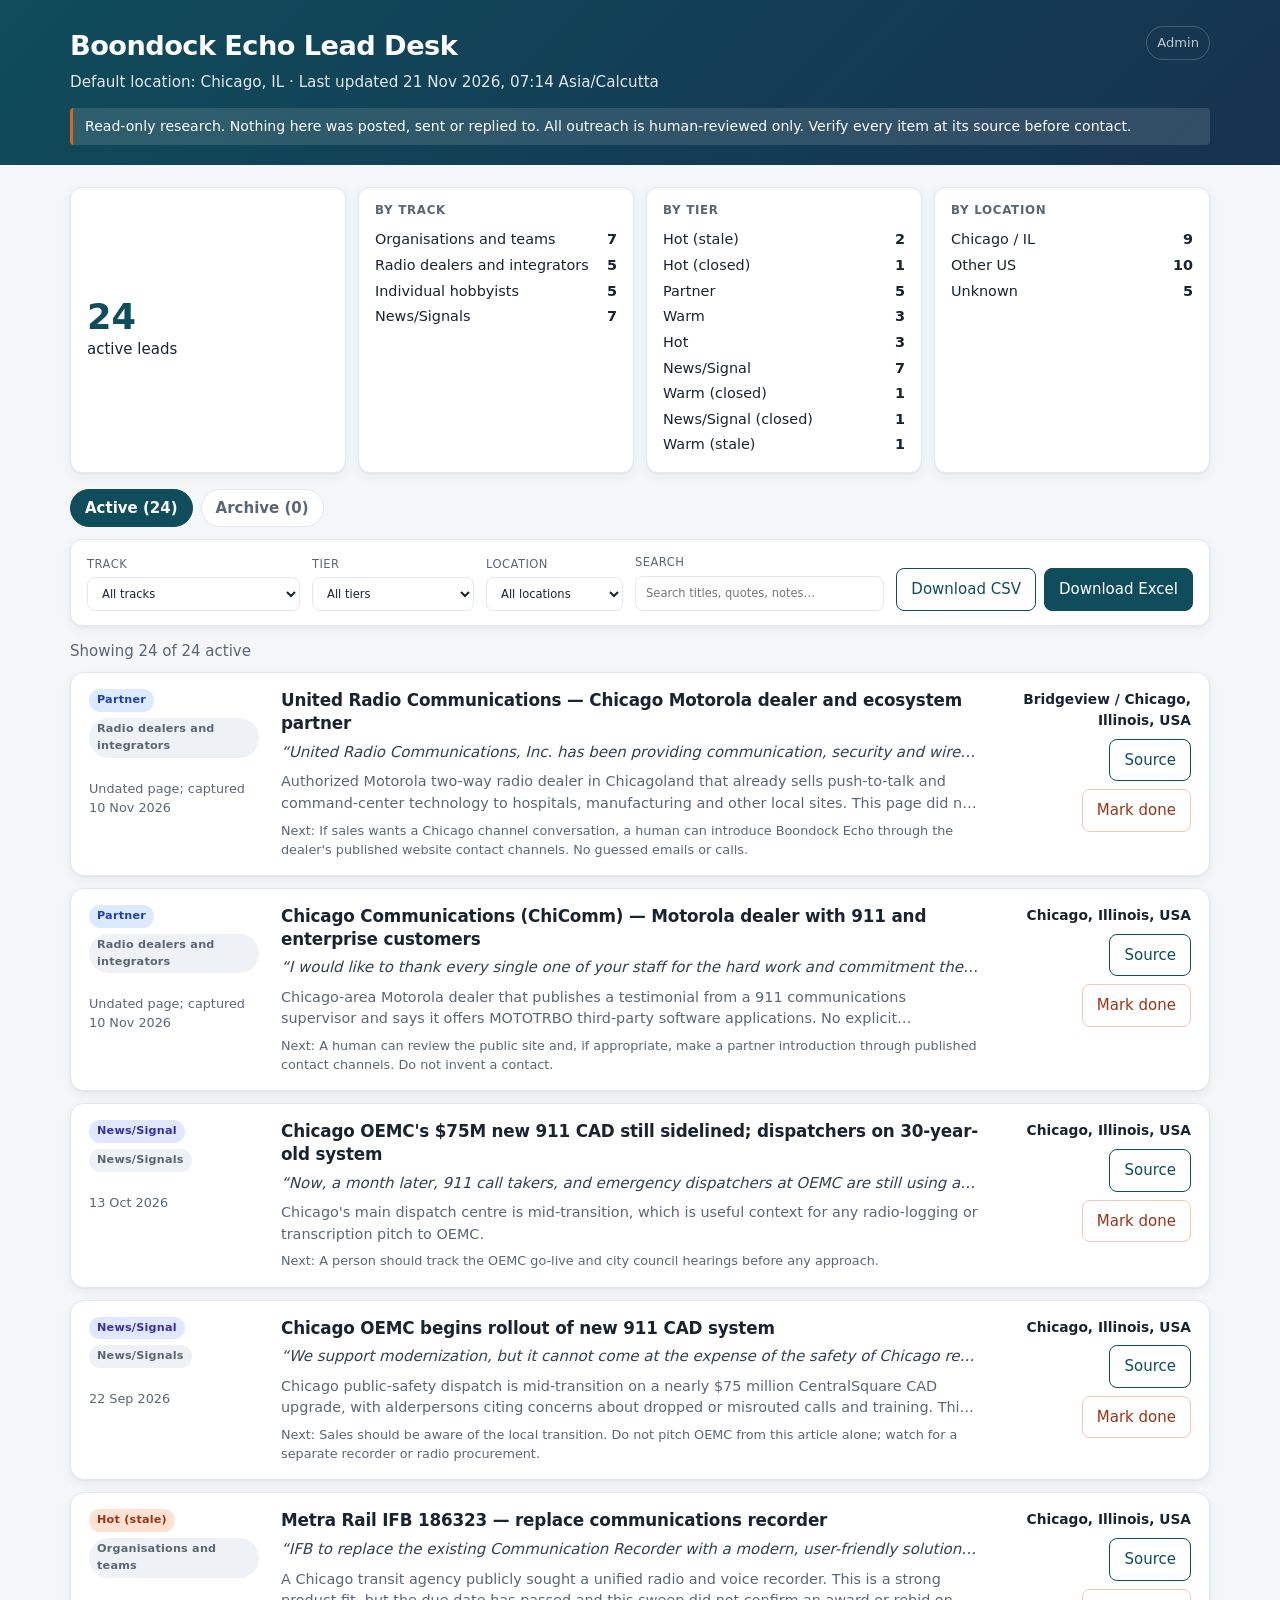
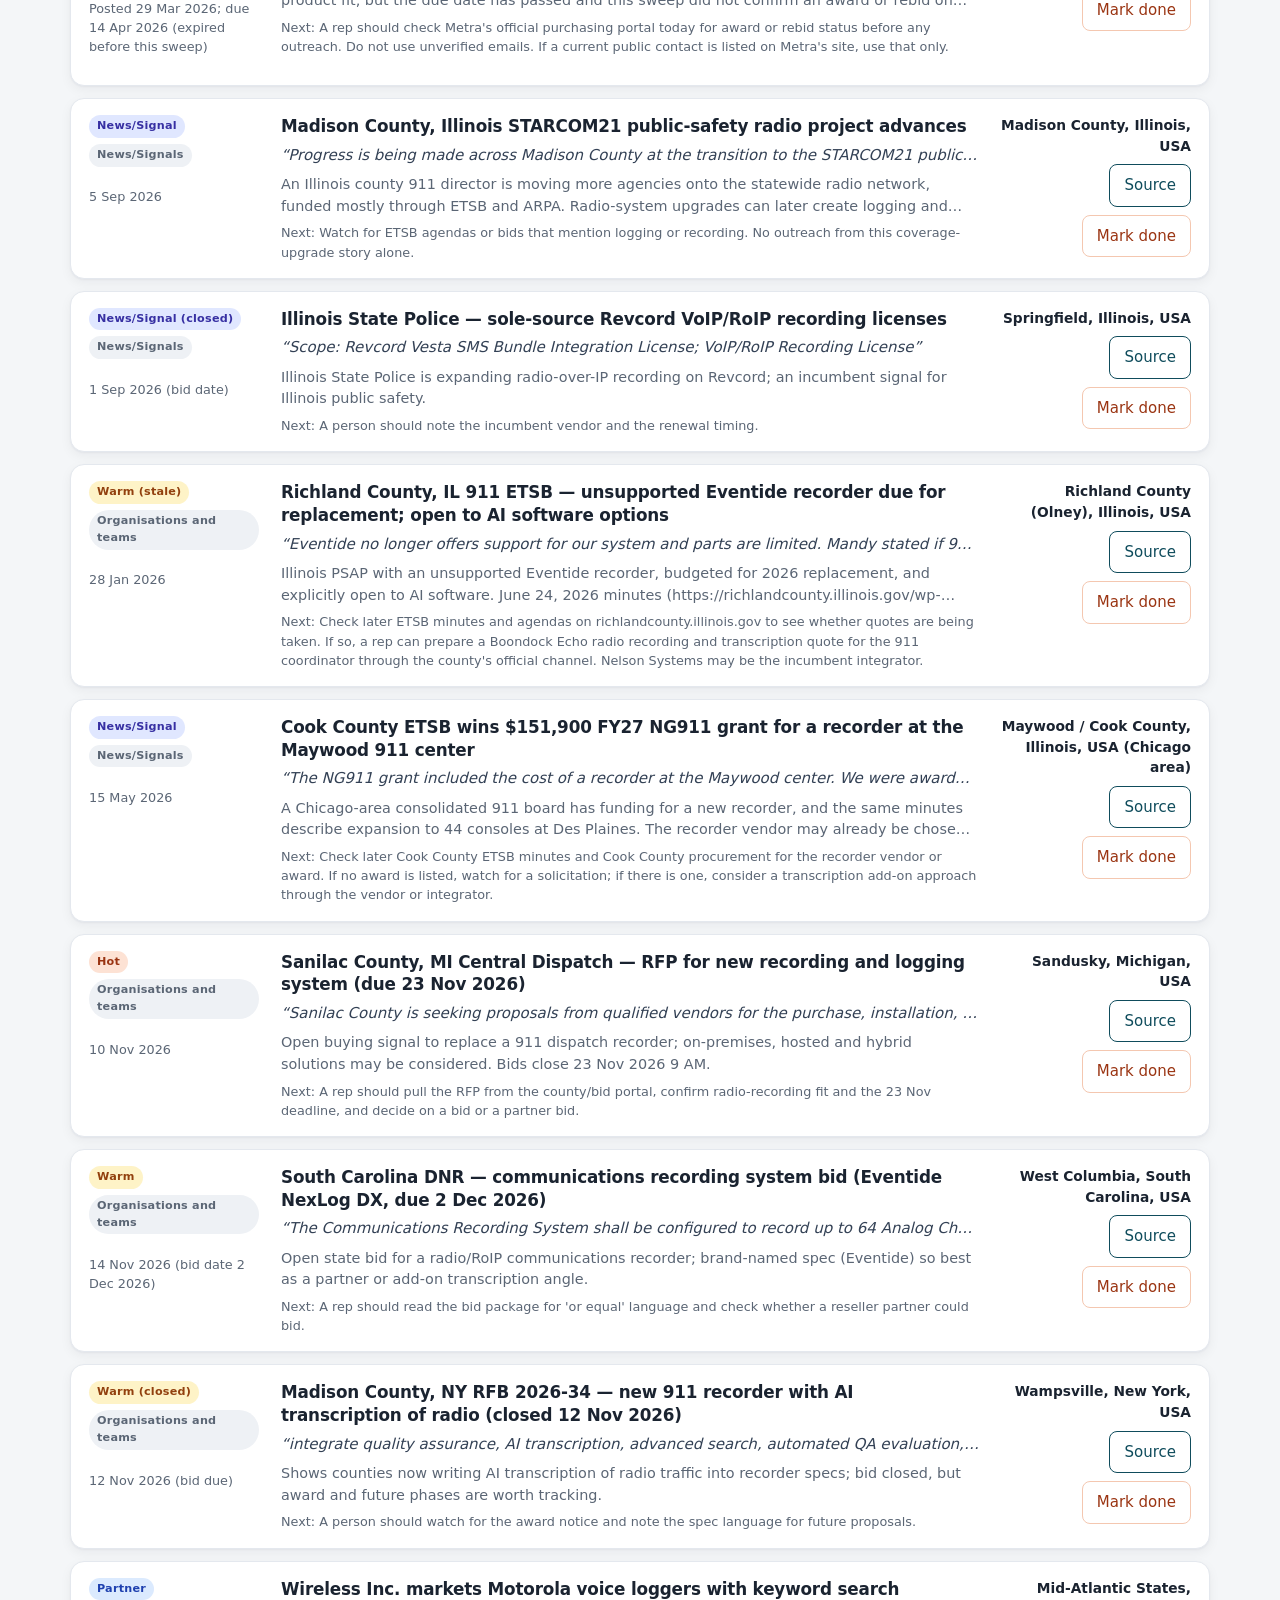
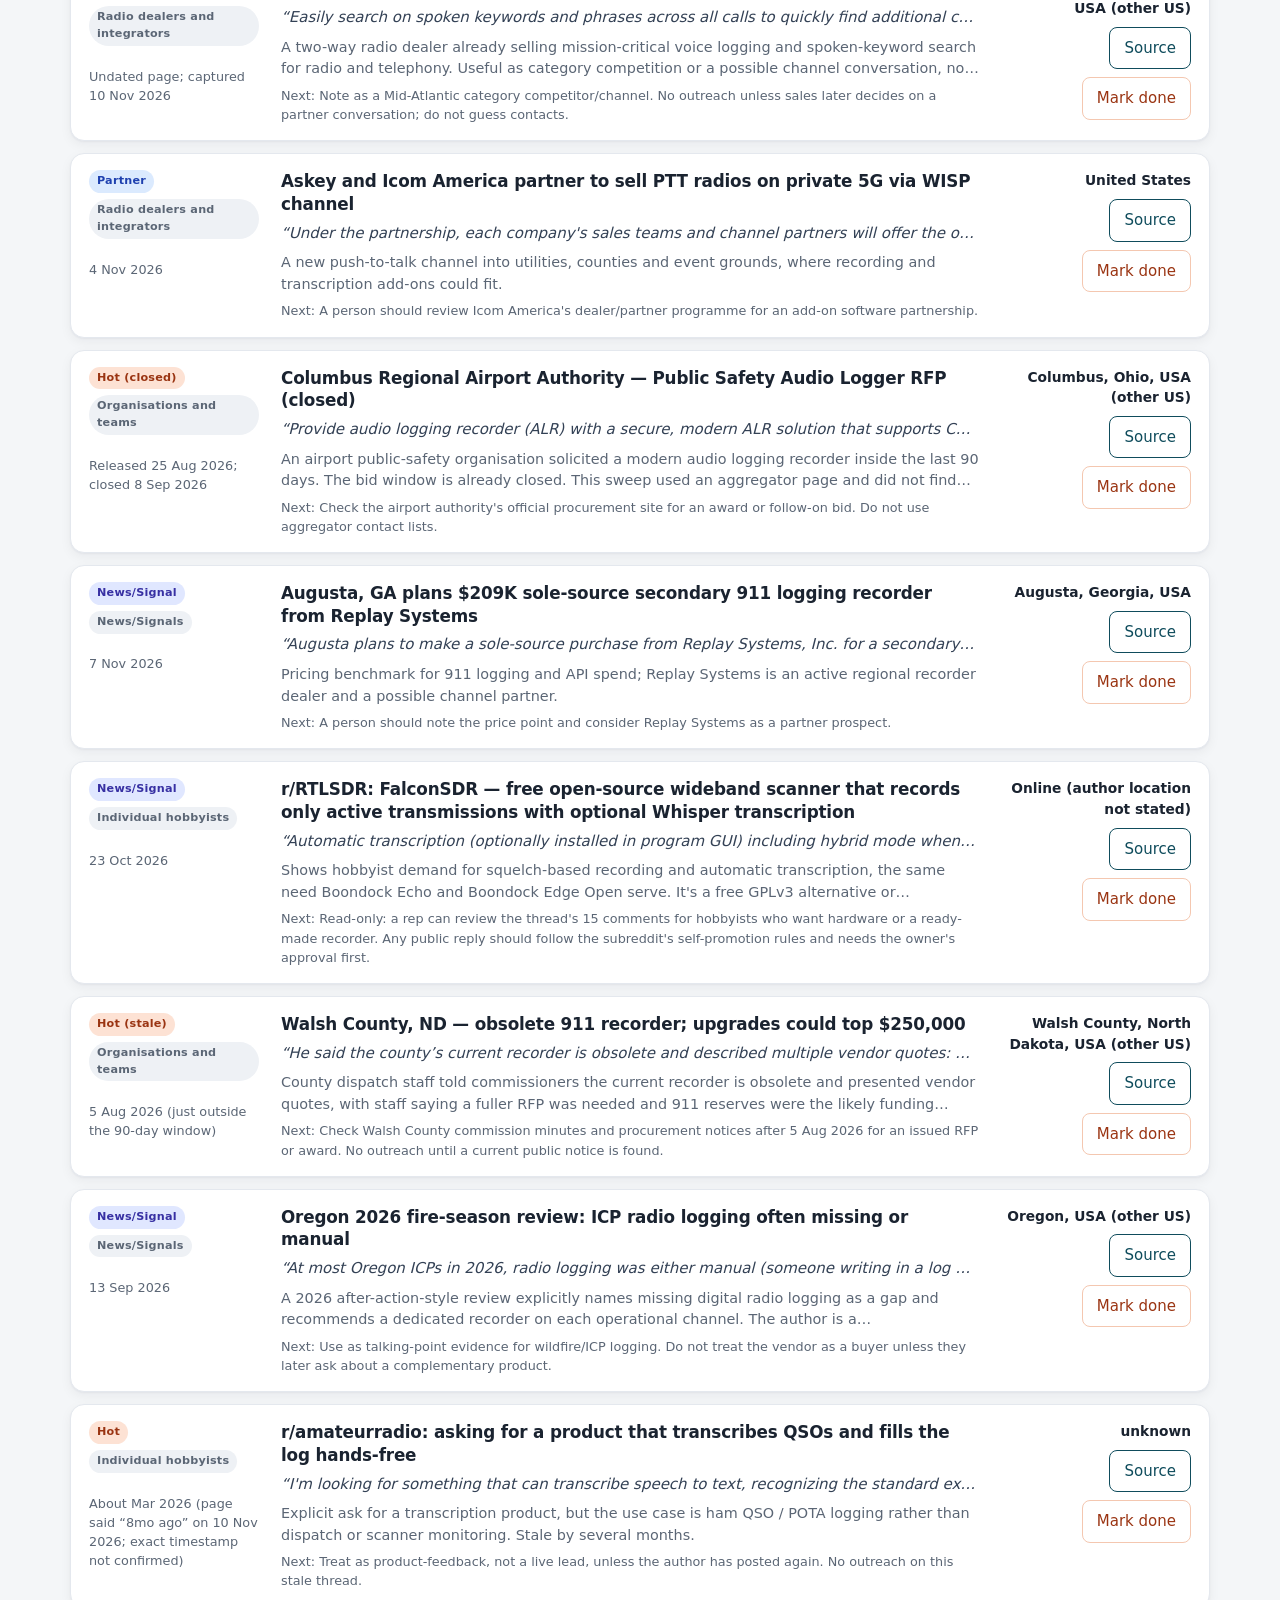
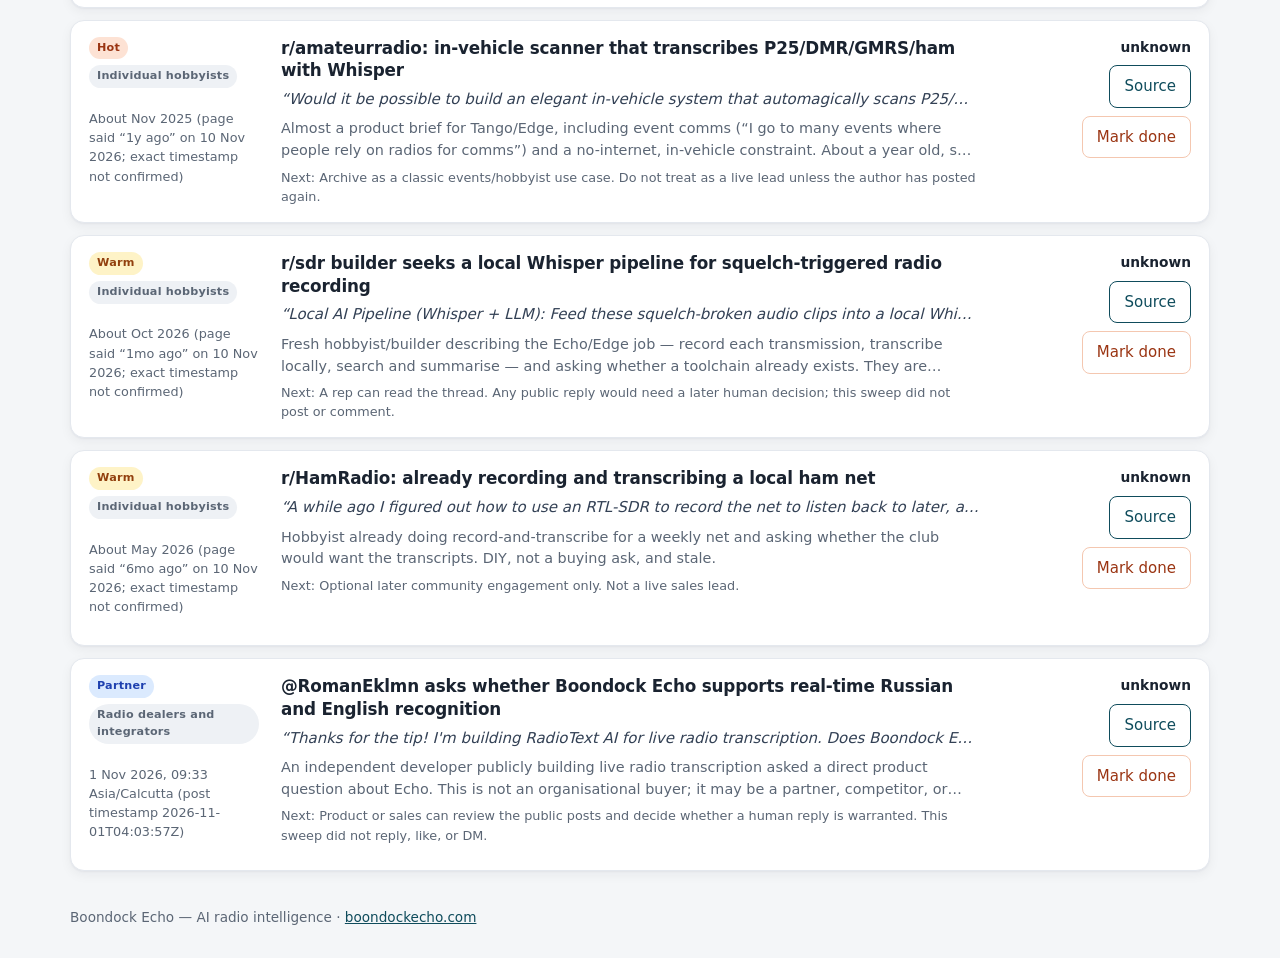
<file: index.html>
<!doctype html>
<html lang="en">
<head>
<meta charset="utf-8">
<meta name="viewport" content="width=device-width, initial-scale=1">
<meta name="robots" content="noindex, nofollow">
<title>Boondock Echo Lead Desk</title>
<link rel="stylesheet" href="css/style.css">
</head>
<body>
<header class="hdr">
  <div class="wrap hdr-top">
    <div>
      <h1>Boondock Echo Lead Desk</h1>
      <p class="sub">Default location: Chicago, IL · <span id="last-updated">Loading…</span></p>
    </div>
    <a class="admin-link" href="admin.html">Admin</a>
  </div>
  <div class="wrap">
    <p class="note">Read-only research. Nothing here was posted, sent or replied to. All outreach is human-reviewed only. Verify every item at its source before contact.</p>
  </div>
</header>
<main class="wrap">
  <section id="summary" class="summary" aria-label="Summary counts"></section>
  <nav class="tabs" aria-label="Lead lists">
    <button type="button" id="tab-active" class="tab on" aria-pressed="true">Active</button>
    <button type="button" id="tab-archive" class="tab" aria-pressed="false">Archive</button>
  </nav>
  <section class="filters" aria-label="Filters">
    <label>Track <select id="f-track"><option value="">All tracks</option></select></label>
    <label>Tier <select id="f-tier"><option value="">All tiers</option></select></label>
    <label>Location <select id="f-loc">
      <option value="">All locations</option>
      <option value="chicago-il">Chicago / Illinois</option>
      <option value="other-us">Other US</option>
      <option value="unknown">Unknown</option>
    </select></label>
    <label class="grow">Search <input id="f-q" type="search" placeholder="Search titles, quotes, notes…"></label>
    <div class="downloads">
      <a id="csv-link" class="btn ghost" href="data/leads.csv" download>Download CSV</a>
      <a id="xlsx-link" class="btn" href="data/leads.xlsx" download>Download Excel</a>
    </div>
  </section>
  <p id="count" class="count"></p>
  <section id="leads" class="leads" aria-live="polite"></section>
</main>
<footer class="wrap foot">Boondock Echo — AI radio intelligence · <a href="https://boondockecho.com" target="_blank" rel="noopener noreferrer">boondockecho.com</a></footer>
<script type="module" src="js/main.js"></script>
</body>
</html>
</file>
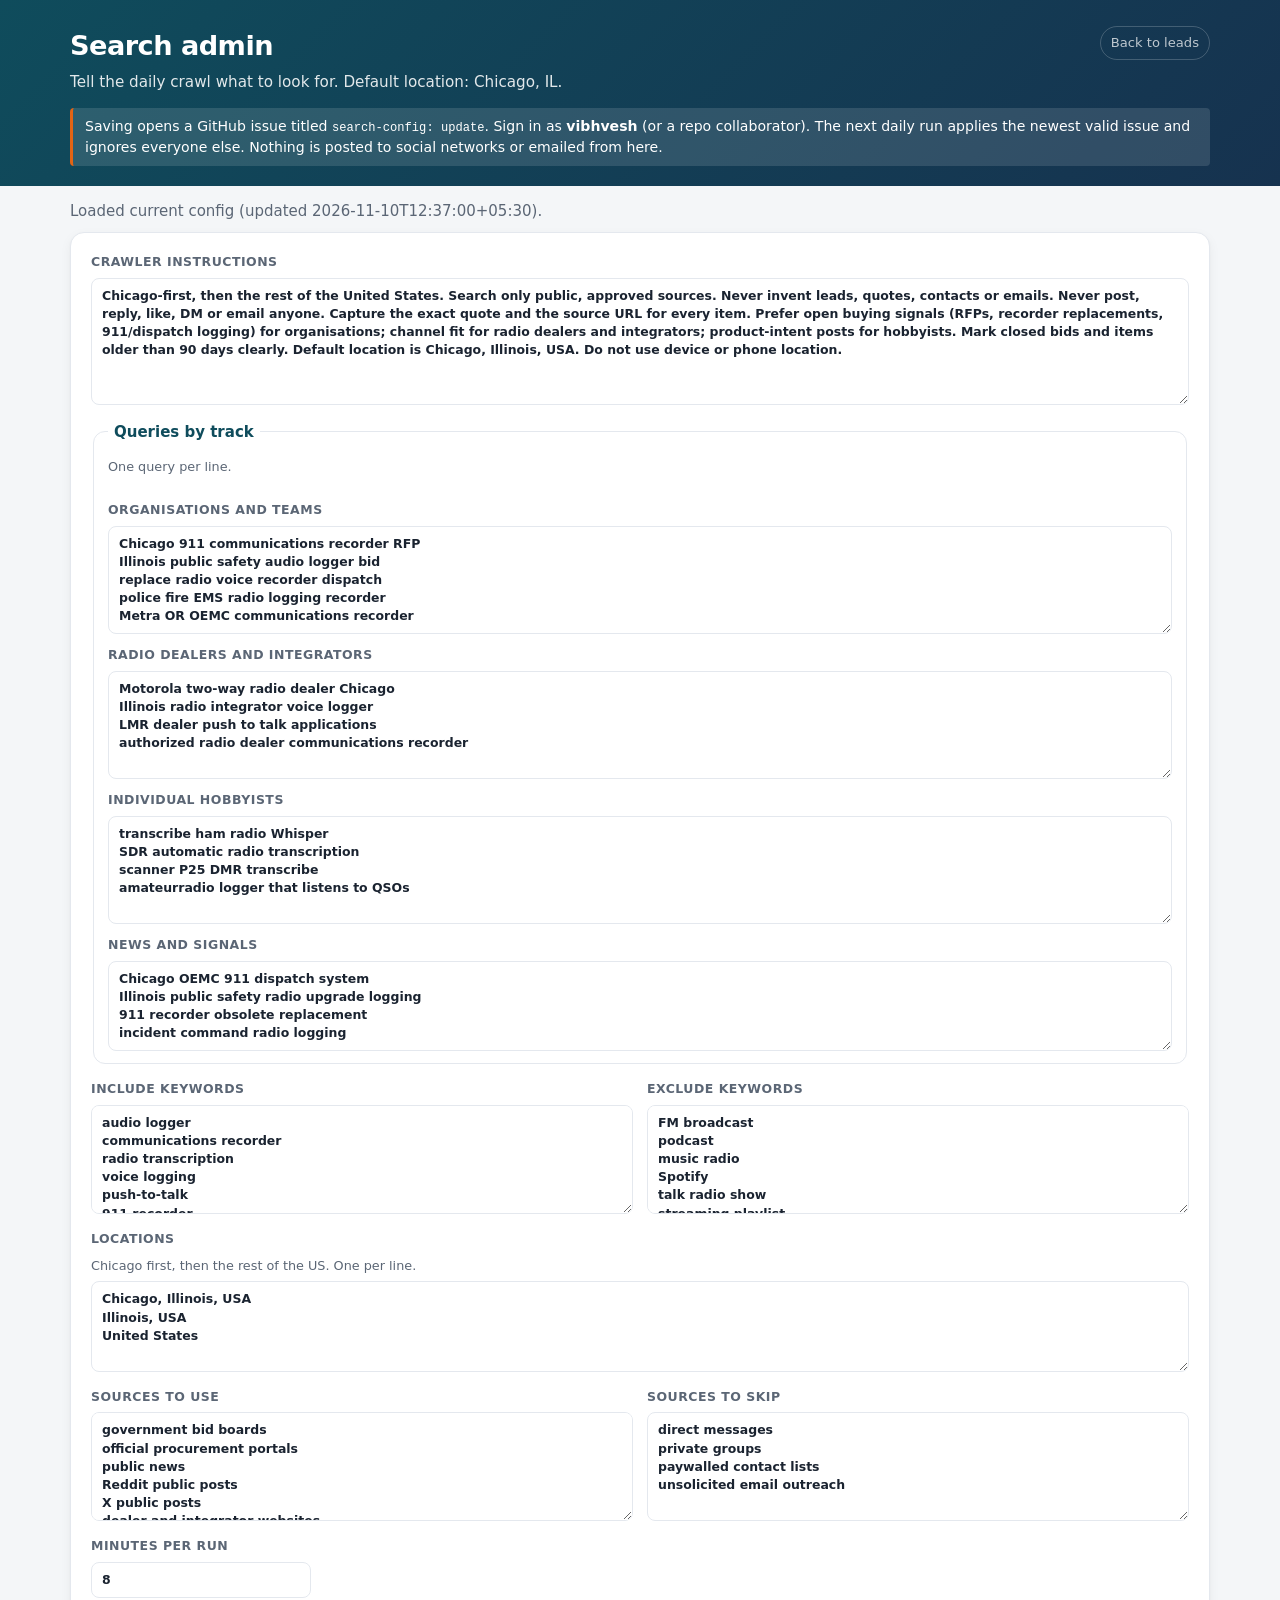
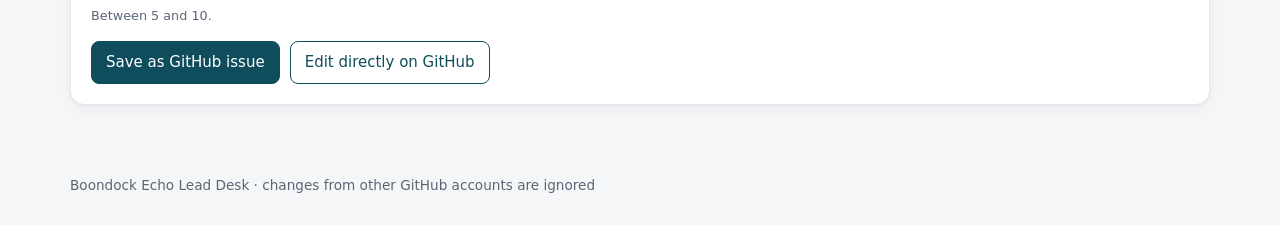
<file: admin.html>
<!doctype html>
<html lang="en">
<head>
<meta charset="utf-8">
<meta name="viewport" content="width=device-width, initial-scale=1">
<meta name="robots" content="noindex, nofollow">
<title>Admin · Boondock Echo Lead Desk</title>
<link rel="stylesheet" href="css/style.css">
</head>
<body>
<header class="hdr">
  <div class="wrap hdr-top">
    <div>
      <h1>Search admin</h1>
      <p class="sub">Tell the daily crawl what to look for. Default location: Chicago, IL.</p>
    </div>
    <a class="admin-link" href="index.html">Back to leads</a>
  </div>
  <div class="wrap">
    <p class="note">Saving opens a GitHub issue titled <code>search-config: update</code>. Sign in as <strong>vibhvesh</strong> (or a repo collaborator). The next daily run applies the newest valid issue and ignores everyone else. Nothing is posted to social networks or emailed from here.</p>
  </div>
</header>
<main class="wrap admin">
  <p id="admin-status" class="count">Loading current search config…</p>
  <form id="admin-form" class="admin-form" hidden>
    <label>Crawler instructions
      <textarea id="instructions" rows="6" placeholder="What the daily sweep should do…"></textarea>
    </label>
    <fieldset>
      <legend>Queries by track</legend>
      <p class="hint">One query per line.</p>
      <label>Organisations and teams <textarea id="q-organisations" rows="5"></textarea></label>
      <label>Radio dealers and integrators <textarea id="q-dealers" rows="5"></textarea></label>
      <label>Individual hobbyists <textarea id="q-hobbyists" rows="5"></textarea></label>
      <label>News and signals <textarea id="q-news" rows="4"></textarea></label>
    </fieldset>
    <div class="admin-grid">
      <label>Include keywords <textarea id="include_keywords" rows="5" placeholder="One per line"></textarea></label>
      <label>Exclude keywords <textarea id="exclude_keywords" rows="5" placeholder="One per line"></textarea></label>
    </div>
    <label>Locations <span class="hint">Chicago first, then the rest of the US. One per line.</span>
      <textarea id="locations" rows="4"></textarea>
    </label>
    <div class="admin-grid">
      <label>Sources to use <textarea id="sources-use" rows="5"></textarea></label>
      <label>Sources to skip <textarea id="sources-skip" rows="5"></textarea></label>
    </div>
    <label class="minutes">Minutes per run
      <input id="minutes_per_run" type="number" min="5" max="10" step="1" required>
      <span class="hint">Between 5 and 10.</span>
    </label>
    <div class="admin-actions">
      <button type="submit" class="btn">Save as GitHub issue</button>
      <a id="edit-github" class="btn ghost" href="https://github.com/vibhvesh/boondock-echo-lead-desk/edit/main/config/search.json" target="_blank" rel="noopener noreferrer">Edit directly on GitHub</a>
    </div>
  </form>
  <pre id="admin-error" class="empty" hidden></pre>
</main>
<footer class="wrap foot">Boondock Echo Lead Desk · changes from other GitHub accounts are ignored</footer>
<script type="module" src="js/admin.js"></script>
</body>
</html>
</file>
<file: css/style.css>
:root{
  --bg:#f4f6f8;
  --card:#fff;
  --ink:#1a2330;
  --mute:#5b6675;
  --line:#e4e8ee;
  --brand:#0f4c5c;
  --brand-2:#16324f;
  --accent:#e36414;
  --shadow:0 1px 2px rgba(16,24,40,.04), 0 4px 12px rgba(16,24,40,.05);
}
*{box-sizing:border-box}
body{margin:0;font:15px/1.5 "Segoe UI",system-ui,-apple-system,Roboto,sans-serif;background:var(--bg);color:var(--ink)}
.wrap{max-width:1180px;margin:0 auto;padding:0 20px}
.hdr{background:linear-gradient(135deg,var(--brand),var(--brand-2));color:#fff;padding:26px 0 20px}
.hdr-top{display:flex;justify-content:space-between;align-items:flex-start;gap:16px}
.hdr h1{margin:0 0 4px;font-size:1.7rem;letter-spacing:-.02em;font-weight:650}
.sub{margin:0;opacity:.88;font-size:.95rem}
.note{margin:14px 0 0;padding:8px 12px;background:rgba(255,255,255,.12);border-left:3px solid var(--accent);border-radius:4px;font-size:.88rem}
.note code{font-size:.86em}
.admin-link{color:#fff;opacity:.72;font-size:.82rem;text-decoration:none;border:1px solid rgba(255,255,255,.28);padding:6px 10px;border-radius:999px;white-space:nowrap}
.admin-link:hover{opacity:1;background:rgba(255,255,255,.1)}
.summary{display:grid;grid-template-columns:repeat(auto-fit,minmax(200px,1fr));gap:12px;margin:22px 0 16px}
.stat{background:var(--card);border:1px solid var(--line);border-radius:12px;padding:14px 16px;box-shadow:var(--shadow)}
.stat h3{margin:0 0 8px;font-size:.74rem;text-transform:uppercase;letter-spacing:.06em;color:var(--mute)}
.stat ul{list-style:none;margin:0;padding:0}
.stat li{display:flex;justify-content:space-between;padding:2px 0;font-size:.9rem}
.stat.total{display:flex;flex-direction:column;justify-content:center;gap:4px}
.big{font-size:2.2rem;color:var(--brand);line-height:1;font-weight:700}
.new-pill{display:inline-flex;align-items:center;gap:6px;background:#ecfdf3;color:#166534;font-size:.78rem;font-weight:700;padding:3px 9px;border-radius:999px}
.tabs{display:flex;gap:8px;margin:0 0 12px}
.tab{appearance:none;border:1px solid var(--line);background:#fff;color:var(--mute);border-radius:999px;padding:7px 14px;font:inherit;font-weight:600;cursor:pointer}
.tab.on{background:var(--brand);color:#fff;border-color:var(--brand)}
.filters{display:flex;flex-wrap:wrap;gap:12px;align-items:flex-end;background:var(--card);border:1px solid var(--line);border-radius:12px;padding:14px 16px;box-shadow:var(--shadow)}
.filters label{display:flex;flex-direction:column;font-size:.72rem;color:var(--mute);gap:4px;text-transform:uppercase;letter-spacing:.04em}
.filters .grow{flex:1;min-width:200px}
select,input,textarea{font:inherit;padding:8px 10px;border:1px solid var(--line);border-radius:8px;background:#fff;color:var(--ink);text-transform:none;width:100%}
textarea{resize:vertical;line-height:1.45}
.downloads{display:flex;gap:8px;flex-wrap:wrap}
.btn{background:var(--brand);color:#fff;text-decoration:none;padding:9px 14px;border-radius:8px;font-weight:600;border:1px solid var(--brand);display:inline-flex;align-items:center;justify-content:center;cursor:pointer;font:inherit}
.btn:hover{background:#0b3a46}
.btn.ghost{background:#fff;color:var(--brand)}
.btn.ghost:hover{background:#f0f5f7}
.btn.done{background:#fff;color:#9a3412;border-color:#f4c7b0}
.btn.done:hover{background:#fff4ed}
.count{color:var(--mute);margin:14px 0 10px}
.leads{display:flex;flex-direction:column;gap:12px;margin-bottom:36px}
.card{background:var(--card);border:1px solid var(--line);border-radius:14px;padding:16px 18px;display:grid;grid-template-columns:170px minmax(0,1fr) 190px;gap:16px 22px;box-shadow:var(--shadow);align-items:start}
.card.leaving{opacity:.35;transition:opacity .2s ease}
.card-left,.card-right{display:flex;flex-direction:column;gap:8px}
.card-right{align-items:flex-end;text-align:right}
.card h2{font-size:1.05rem;margin:0 0 6px;line-height:1.35;letter-spacing:-.01em;font-weight:650}
.card h2 a{color:var(--ink);text-decoration:none}
.card h2 a:hover{color:var(--brand);text-decoration:underline}
.quote-line{margin:0 0 8px;color:#334155;font-style:italic;white-space:nowrap;overflow:hidden;text-overflow:ellipsis}
.quote-line::before{content:"“"}
.quote-line::after{content:"”"}
.why{margin:0;color:var(--mute);font-size:.9rem;display:-webkit-box;-webkit-line-clamp:2;-webkit-box-orient:vertical;overflow:hidden}
.next{margin:6px 0 0;color:var(--mute);font-size:.8rem}
.meta-date{color:var(--mute);font-size:.8rem}
.loc{font-size:.86rem;color:var(--ink);font-weight:600}
.card-actions{display:flex;flex-wrap:wrap;gap:8px;justify-content:flex-end}
.tags{display:flex;flex-wrap:wrap;gap:6px}
.tag{font-size:.7rem;padding:3px 8px;border-radius:999px;background:#eef1f5;color:var(--mute);font-weight:700;letter-spacing:.02em}
.tier-hot{background:#fde2d4;color:#9a3412}
.tier-warm{background:#fef3c7;color:#92400e}
.tier-partner{background:#dbeafe;color:#1e40af}
.tier-news{background:#e0e7ff;color:#3730a3}
.empty{color:var(--mute);padding:20px}
.foot{color:var(--mute);font-size:.85rem;padding-bottom:30px}
.foot a{color:var(--brand)}
.admin{padding-bottom:40px}
.admin-form{display:flex;flex-direction:column;gap:16px;background:var(--card);border:1px solid var(--line);border-radius:14px;padding:20px;box-shadow:var(--shadow);margin-bottom:30px}
.admin-form fieldset{border:1px solid var(--line);border-radius:12px;padding:12px 14px;display:grid;gap:12px}
.admin-form legend{padding:0 6px;font-weight:700;color:var(--brand)}
.admin-form label,.admin-form fieldset label{display:flex;flex-direction:column;gap:6px;font-size:.78rem;font-weight:700;text-transform:uppercase;letter-spacing:.04em;color:var(--mute)}
.hint{display:block;font-weight:500;text-transform:none;letter-spacing:0;color:var(--mute);font-size:.8rem;margin-top:2px}
.admin-grid{display:grid;grid-template-columns:1fr 1fr;gap:14px}
.admin-actions{display:flex;flex-wrap:wrap;gap:10px;align-items:center}
.minutes{max-width:220px}
@media (max-width:860px){
  .card{grid-template-columns:1fr}
  .card-right{align-items:flex-start;text-align:left}
  .card-actions{justify-content:flex-start}
  .admin-grid{grid-template-columns:1fr}
}
@media (max-width:600px){
  .hdr h1{font-size:1.35rem}
  .hdr-top{flex-direction:column}
  .filters label{flex:1 1 45%}
  .quote-line{white-space:normal;display:-webkit-box;-webkit-line-clamp:2;-webkit-box-orient:vertical}
}
</file>
